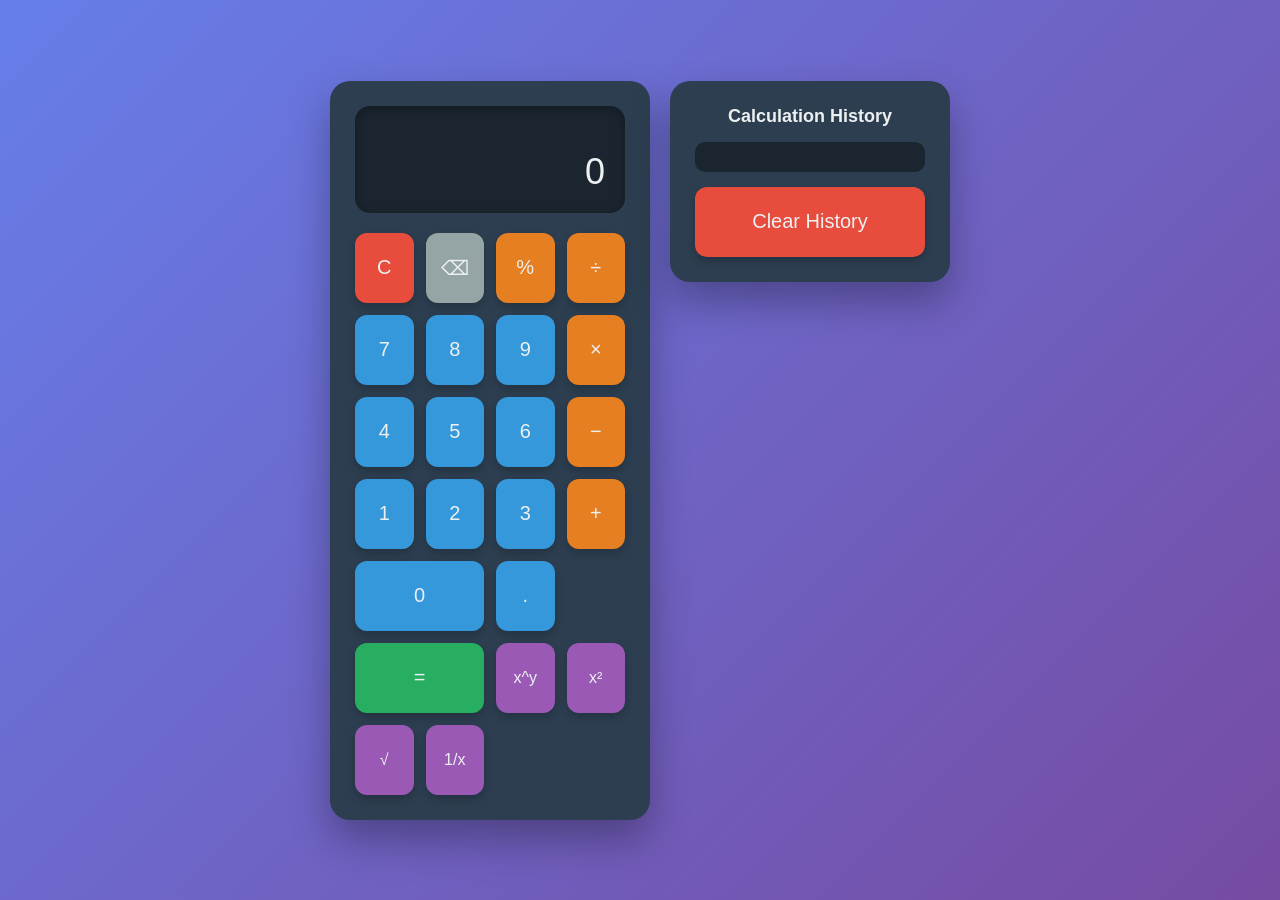
<file: Shivohaam/Calculator/index.html>
<!doctype html>
<html lang="en">
  <head>
    <meta charset="UTF-8" />
    <meta name="viewport" content="width=device-width, initial-scale=1.0" />
    <title>Advanced Calculator</title>
    <link rel="stylesheet" href="index.css" />
  </head>
  <body>
    <div class="calculator-container">
      <div class="calculator">
        <!-- Display Screen -->
        <div class="display">
          <div class="history" id="history"></div>
          <div class="dial" id="dial">0</div>
        </div>

        <!-- Calculator Buttons -->
        <div class="buttons">
          <!-- First Row -->
          <button class="btn btn-clear" onclick="clearAll()">C</button>
          <button class="btn btn-backspace" onclick="backspace()">⌫</button>
          <button class="btn btn-operator" onclick="appendOperator('%')">
            %
          </button>
          <button class="btn btn-operator" onclick="appendOperator('/')">
            ÷
          </button>

          <!-- Second Row -->
          <button class="btn btn-number" onclick="appendNumber('7')">7</button>
          <button class="btn btn-number" onclick="appendNumber('8')">8</button>
          <button class="btn btn-number" onclick="appendNumber('9')">9</button>
          <button class="btn btn-operator" onclick="appendOperator('*')">
            ×
          </button>

          <!-- Third Row -->
          <button class="btn btn-number" onclick="appendNumber('4')">4</button>
          <button class="btn btn-number" onclick="appendNumber('5')">5</button>
          <button class="btn btn-number" onclick="appendNumber('6')">6</button>
          <button class="btn btn-operator" onclick="appendOperator('-')">
            −
          </button>

          <!-- Fourth Row -->
          <button class="btn btn-number" onclick="appendNumber('1')">1</button>
          <button class="btn btn-number" onclick="appendNumber('2')">2</button>
          <button class="btn btn-number" onclick="appendNumber('3')">3</button>
          <button class="btn btn-operator" onclick="appendOperator('+')">
            +
          </button>

          <!-- Fifth Row -->
          <button class="btn btn-number btn-zero" onclick="appendNumber('0')">
            0
          </button>
          <button class="btn btn-number" onclick="appendDecimal()">.</button>
          <button class="btn btn-equals" onclick="calculate()">=</button>

          <!-- Advanced Operations Row -->
          <button class="btn btn-advanced" onclick="appendOperator('^')">
            x^y
          </button>
          <button class="btn btn-advanced" onclick="square()">x²</button>
          <button class="btn btn-advanced" onclick="sqrt()">√</button>
          <button class="btn btn-advanced" onclick="reciprocal()">1/x</button>
        </div>
      </div>

      <!-- Calculation History Panel -->
      <div class="history-panel">
        <h3>Calculation History</h3>
        <div id="historyList" class="history-list"></div>
        <button class="btn btn-clear-history" onclick="clearHistory()">
          Clear History
        </button>
      </div>
    </div>

    <script src="index.js"></script>
  </body>
</html>
</file>
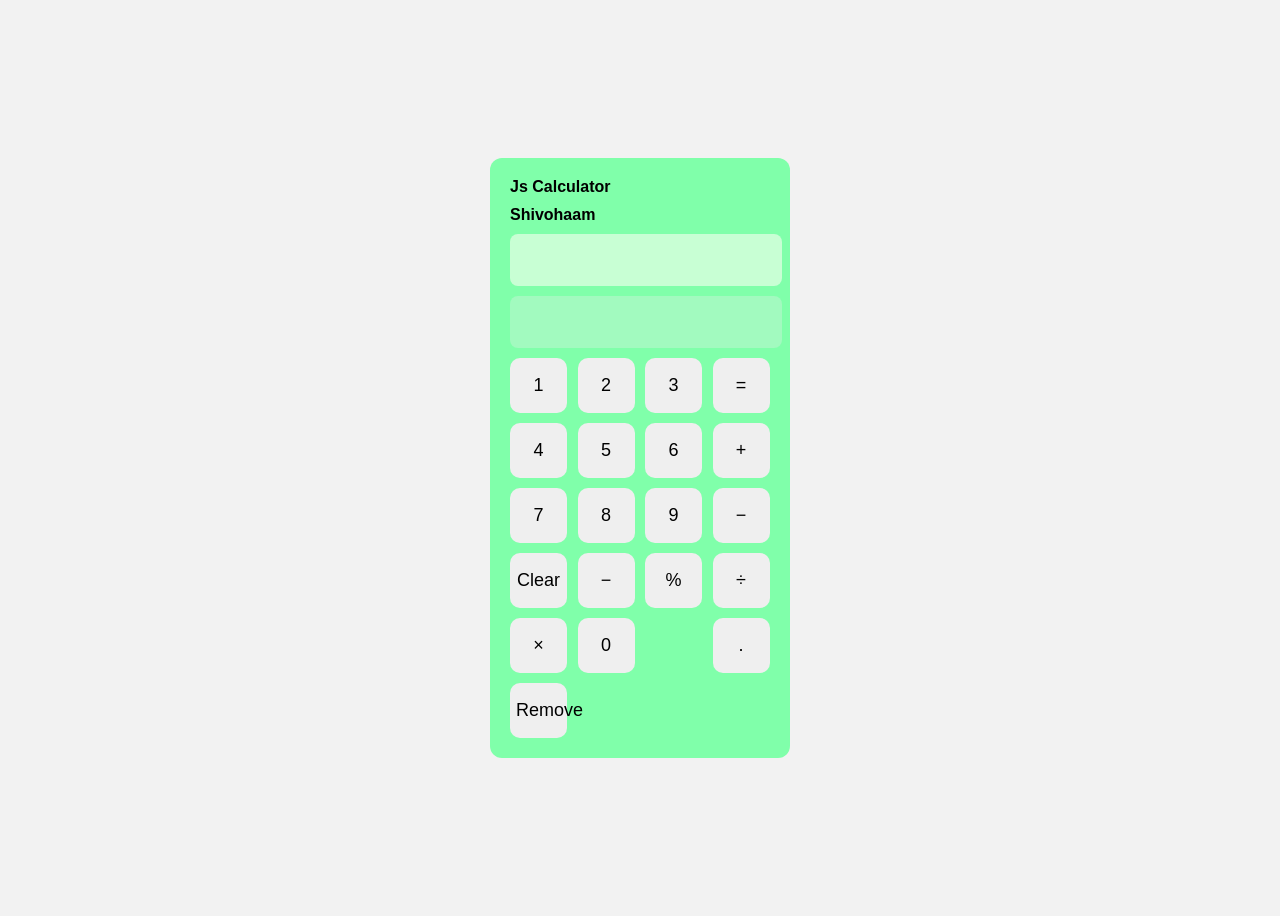
<file: Shivohaam/Assignments/Feb8.html>
<!DOCTYPE html>
<html lang="en">
<head>
    <meta charset="UTF-8">
    <meta name="viewport" content="width=device-width, initial-scale=1.0">
    <title>Calculator</title>
    <link rel="stylesheet" href="Feb8.css">
</head>
<body>

<div class="calculator">
    <label for="display" >Js Calculator</label>
    <label for="display1">Shivohaam</label>
    <input type="text" id="display1" disabled>
    <input type="text" id="display" disabled>


    <div class="buttons">
        <button onclick="add('1')">1</button>
        <button onclick="add('2')">2</button>
        <button onclick="add('3')">3</button>
        <button onclick="calculate()">=</button>
        
        <button onclick="add('4')">4</button>
        <button onclick="add('5')">5</button>
        <button onclick="add('6')">6</button>
        <button onclick="soperator('+')">+</button>
        
        <button onclick="add('7')">7</button>
        <button onclick="add('8')">8</button>
        <button onclick="add('9')">9</button>
        <button onclick="soperator('-')">−</button>

        <button onclick="clearDisplay()">Clear</button>
        <button onclick="soperator('-')">−</button>
        <button onclick="soperator('%')">%</button>
        <button onclick="soperator('/')">÷</button>
        
        
        <button onclick="soperator('*')">×</button>
        <button class="zero" onclick="add('0')">0</button>
        <button onclick="add('.')">.</button>
        <button class="remove" onclick="backspace()">Remove</button>
    </div>
</div>

<script src="Feb8.js"></script>
</body>
</html>
</file>
<file: Shivohaam/Calculator/index.css>
/* Global Styles */
* {
  margin: 0;
  padding: 0;
  box-sizing: border-box;
}

body {
  font-family: "Segoe UI", Tahoma, Geneva, Verdana, sans-serif;
  background: linear-gradient(135deg, #667eea 0%, #764ba2 100%);
  min-height: 100vh;
  display: flex;
  justify-content: center;
  align-items: center;
  padding: 20px;
}

/* Main Container */
.calculator-container {
  display: flex;
  gap: 20px;
  flex-wrap: wrap;
  justify-content: center;
  align-items: flex-start;
}

/* Calculator */
.calculator {
  background: #2c3e50;
  border-radius: 20px;
  padding: 25px;
  box-shadow: 0 20px 40px rgba(0, 0, 0, 0.3);
  min-width: 320px;
}

/* Display */
.display {
  background: #1a252f;
  border-radius: 15px;
  padding: 20px;
  margin-bottom: 20px;
  box-shadow: inset 0 2px 10px rgba(0, 0, 0, 0.3);
}

.history {
  color: #7f8c8d;
  font-size: 14px;
  min-height: 20px;
  text-align: right;
  margin-bottom: 5px;
  word-wrap: break-word;
}

.dial {
  color: #ecf0f1;
  font-size: 36px;
  font-weight: 300;
  text-align: right;
  min-height: 40px;
  word-wrap: break-word;
  overflow: hidden;
}

/* Buttons Grid */
.buttons {
  display: grid;
  grid-template-columns: repeat(4, 1fr);
  gap: 12px;
}

/* Button Styles */
.btn {
  background: #34495e;
  border: none;
  border-radius: 12px;
  color: #ecf0f1;
  font-size: 20px;
  font-weight: 500;
  height: 70px;
  cursor: pointer;
  transition: all 0.2s ease;
  box-shadow: 0 4px 8px rgba(0, 0, 0, 0.2);
  display: flex;
  align-items: center;
  justify-content: center;
}

.btn:hover {
  transform: translateY(-2px);
  box-shadow: 0 6px 12px rgba(0, 0, 0, 0.3);
}

.btn:active {
  transform: translateY(0);
  box-shadow: 0 2px 4px rgba(0, 0, 0, 0.2);
}

/* Button Variants */
.btn-number {
  background: #3498db;
}

.btn-number:hover {
  background: #2980b9;
}

.btn-operator {
  background: #e67e22;
}

.btn-operator:hover {
  background: #d35400;
}

.btn-equals {
  background: #27ae60;
  grid-column: span 2;
}

.btn-equals:hover {
  background: #229954;
}

.btn-clear {
  background: #e74c3c;
}

.btn-clear:hover {
  background: #c0392b;
}

.btn-backspace {
  background: #95a5a6;
}

.btn-backspace:hover {
  background: #7f8c8d;
}

.btn-advanced {
  background: #9b59b6;
  font-size: 16px;
}

.btn-advanced:hover {
  background: #8e44ad;
}

.btn-zero {
  grid-column: span 2;
}

/* History Panel */
.history-panel {
  background: #2c3e50;
  border-radius: 20px;
  padding: 25px;
  box-shadow: 0 20px 40px rgba(0, 0, 0, 0.3);
  min-width: 280px;
  max-height: 500px;
  display: flex;
  flex-direction: column;
}

.history-panel h3 {
  color: #ecf0f1;
  margin-bottom: 15px;
  text-align: center;
  font-size: 18px;
}

.history-list {
  flex: 1;
  overflow-y: auto;
  margin-bottom: 15px;
  background: #1a252f;
  border-radius: 10px;
  padding: 15px;
}

.history-item {
  color: #bdc3c7;
  padding: 8px 12px;
  margin-bottom: 8px;
  background: #34495e;
  border-radius: 8px;
  font-size: 14px;
  border-left: 3px solid #3498db;
  animation: slideIn 0.3s ease;
}

.history-item:hover {
  background: #4a5f7a;
}

.btn-clear-history {
  background: #e74c3c;
  width: 100%;
  margin-top: auto;
}

.btn-clear-history:hover {
  background: #c0392b;
}

/* Animations */
@keyframes slideIn {
  from {
    opacity: 0;
    transform: translateX(-20px);
  }
  to {
    opacity: 1;
    transform: translateX(0);
  }
}

/* Responsive Design */
@media (max-width: 768px) {
  .calculator-container {
    flex-direction: column;
    align-items: center;
  }

  .calculator {
    min-width: 300px;
  }

  .history-panel {
    width: 100%;
    max-width: 320px;
    min-width: 280px;
  }

  .btn {
    height: 60px;
    font-size: 18px;
  }

  .dial {
    font-size: 28px;
  }
}

/* Scrollbar Styling */
.history-list::-webkit-scrollbar {
  width: 6px;
}

.history-list::-webkit-scrollbar-track {
  background: #1a252f;
  border-radius: 3px;
}

.history-list::-webkit-scrollbar-thumb {
  background: #34495e;
  border-radius: 3px;
}

.history-list::-webkit-scrollbar-thumb:hover {
  background: #4a5f7a;
}
</file>
<file: Shivohaam/Assignments/Feb8.css>
@import url('https://fonts.googleapis.com/css2?family=Bree+Serif&family=Caveat:wght@400;700&family=Lobster&family=Monoton&family=Open+Sans:ital,wght@0,400;0,700;1,400;1,700&family=Playfair+Display+SC:ital,wght@0,400;0,700;1,700&family=Playfair+Display:ital,wght@0,400;0,700;1,700&family=Roboto:ital,wght@0,400;0,700;1,400;1,700&family=Source+Sans+Pro:ital,wght@0,400;0,700;1,700&family=Work+Sans:ital,wght@0,400;0,700;1,700&display=swap');
body {
    display: flex;
    justify-content: center;
    align-items: center;
    height: 100vh;
    background: #f2f2f2;
    font-family: Arial, sans-serif;
}

.calculator {
    background: #80ffaa;
    padding: 20px;
    border-radius: 12px;
    width: 260px;
}

#display {
    width: 100%;
    height: 50px;
    font-size: 22px;
    text-align: right;
    margin-bottom: 10px;
    padding-right: 10px;
    border-radius: 8px;
    border: none;
}
#display1 {
    width: 100%;
    height: 50px;
    font-size: 22px;
    text-align: right;
    margin-bottom: 10px;
    padding-right: 10px;
    border-radius: 8px;
    border: none;
    background-color: #c8ffd4;
}
.buttons {
    display: grid;
    grid-template-columns: repeat(4, 1fr);
    gap: 10px;
}

button {
    height: 55px;
    font-size: 18px;
    border-radius: 10px;
    border: none;
    width: 57px;
    cursor: pointer;
}

button:hover {
    background-color: #c8ffd4;
}
h1{
    color: white;
}
.zero {
    grid-column: span 2;
}

label{
    display: block;
    margin-bottom: 10px;
    font-weight: bold;
    color: #000000;
}
</file>
